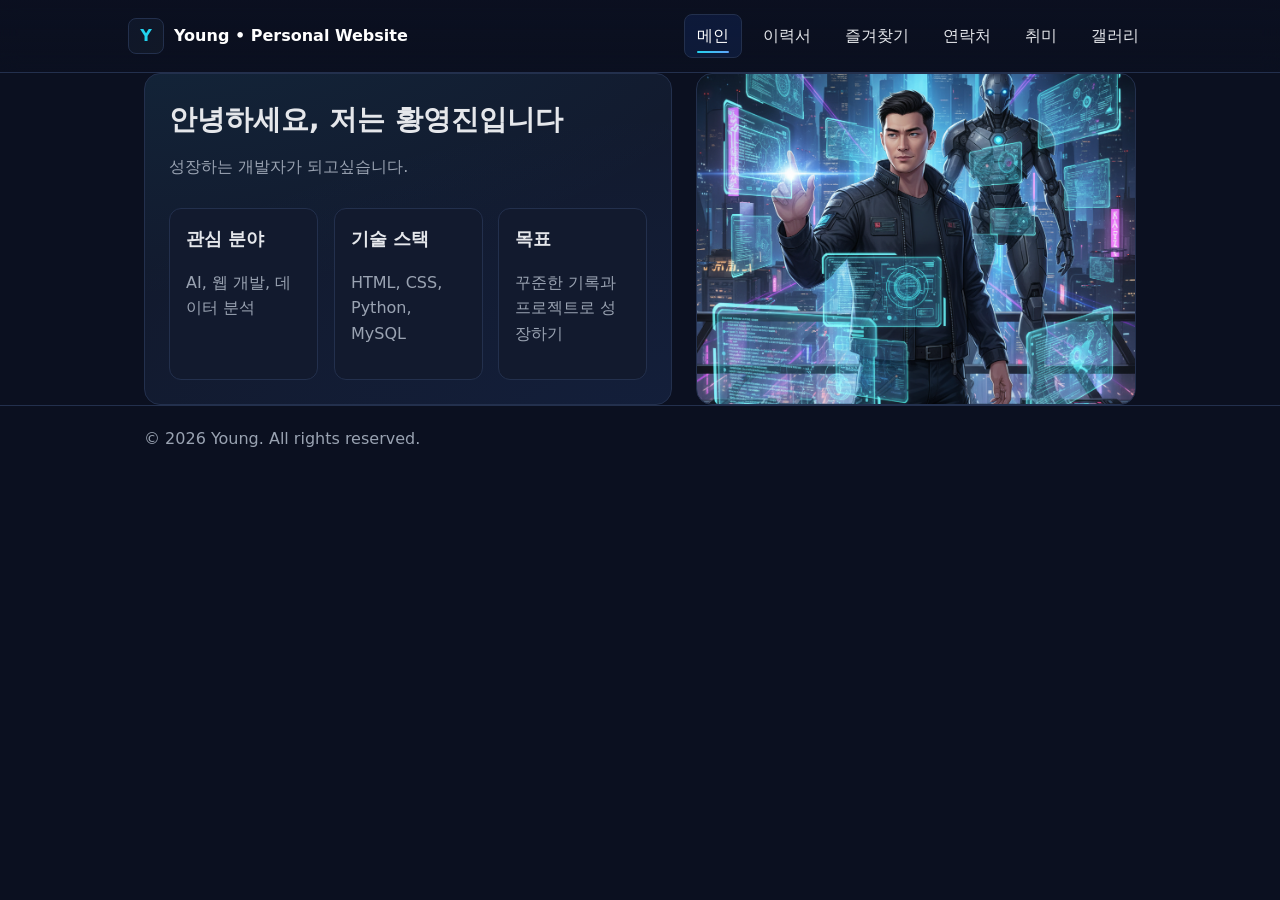
<file: index.html>
<!DOCTYPE html>
<html lang="ko">
  <head>
    <meta charset="utf-8" />
    <meta name="viewport" content="width=device-width, initial-scale=1" />
    <title>Personal Website | 메인</title>
    <meta name="description" content="본인을 소개하는 개인 웹사이트 메인" />
    <link rel="preconnect" href="https://fonts.googleapis.com" />
    <link rel="preconnect" href="https://fonts.gstatic.com" crossorigin />
    <link rel="stylesheet" href="assets/styles.css" />
  </head>
  <body>
    <header class="site-header">
      <div class="container nav">
        <div class="brand">
          <div class="logo">Y</div>
          <span>Young • Personal Website</span>
        </div>
        <nav class="nav-links">
          <a class="active" href="index.html">메인</a>
          <a href="resume.html">이력서</a>
          <a href="favorites.html">즐겨찾기</a>
          <a href="contact.html">연락처</a>
          <a href="hobby.html">취미</a>
          <a href="gallery.html">갤러리</a>
        </nav>
      </div>
    </header>

    <main class="container">
      <section class="hero">
        <div class="hero-card">
          <h1>안녕하세요, 저는 황영진입니다</h1>
          <p class="lead">성장하는 개발자가 되고싶습니다.</p>
          <div class="cards">
            <article class="card">
              <h3>관심 분야</h3>
              <p class="muted">AI, 웹 개발, 데이터 분석</p>
            </article>
            <article class="card">
              <h3>기술 스택</h3>
              <p class="muted">HTML, CSS, Python, MySQL</p>
            </article>
            <article class="card">
              <h3>목표</h3>
              <p class="muted">꾸준한 기록과 프로젝트로 성장하기</p>
            </article>
          </div>
        </div>
        <div
          class="hero-figure"
          aria-label="대표 이미지"
          style="
            background-image: url('img/메인.png');
            background-size: cover;
            background-position: center;
            background-repeat: no-repeat;
          "
        ></div>
      </section>
    </main>

    <footer class="site-footer">
      <div class="container">
        © <span id="year"></span> Young. All rights reserved.
      </div>
    </footer>

    <script>
      document.getElementById("year").textContent = new Date().getFullYear();
    </script>
  </body>
</html>
</file>
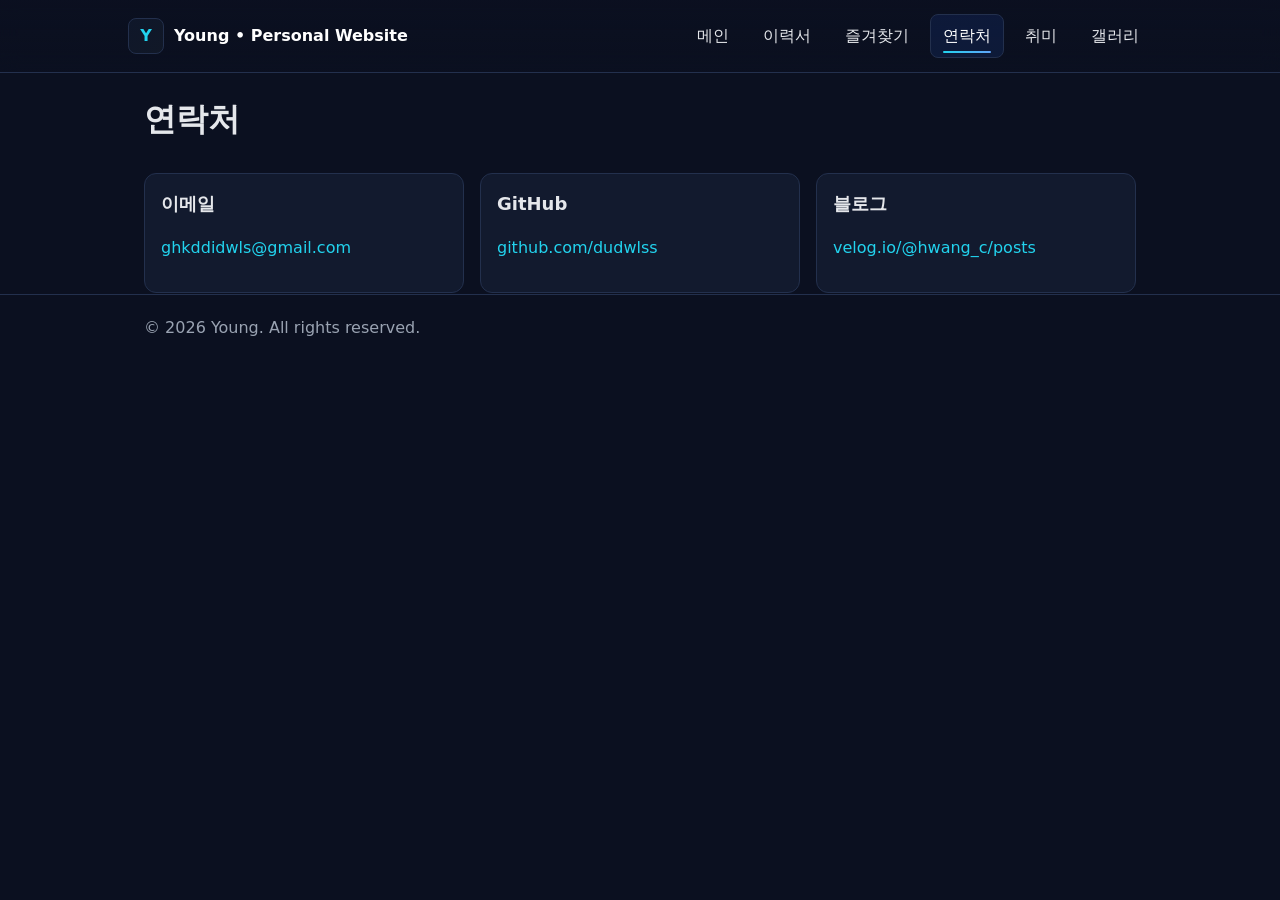
<file: contact.html>
<!DOCTYPE html>
<html lang="ko">
  <head>
    <meta charset="utf-8" />
    <meta name="viewport" content="width=device-width, initial-scale=1" />
    <title>Personal Website | 연락처</title>
    <meta name="description" content="이메일, 깃허브, 블로그 등 연락 정보" />
    <link rel="stylesheet" href="assets/styles.css" />
  </head>
  <body>
    <header class="site-header">
      <div class="container nav">
        <div class="brand">
          <div class="logo">Y</div>
          <span>Young • Personal Website</span>
        </div>
        <nav class="nav-links">
          <a href="index.html">메인</a>
          <a href="resume.html">이력서</a>
          <a href="favorites.html">즐겨찾기</a>
          <a class="active" href="contact.html">연락처</a>
          <a href="hobby.html">취미</a>
          <a href="gallery.html">갤러리</a>
        </nav>
      </div>
    </header>

    <main class="container">
      <h1>연락처</h1>
      <section class="cards">
        <article class="card">
          <h3>이메일</h3>
          <p>
            <a href="mailto:ghkddidwls@gmail.com">ghkddidwls@gmail.com</a>
          </p>
        </article>
        <article class="card">
          <h3>GitHub</h3>
          <p>
            <a href="https://github.com/dudwlss" target="_blank" rel="noopener"
              >github.com/dudwlss</a
            >
          </p>
        </article>
        <article class="card">
          <h3>블로그</h3>
          <p>
            <a
              href="https://velog.io/@hwang_c/posts"
              target="_blank"
              rel="noopener"
              >velog.io/@hwang_c/posts</a
            >
          </p>
        </article>
      </section>
    </main>

    <footer class="site-footer">
      <div class="container">
        © <span id="year"></span> Young. All rights reserved.
      </div>
    </footer>
    <script>
      document.getElementById("year").textContent = new Date().getFullYear();
    </script>
  </body>
</html>
</file>
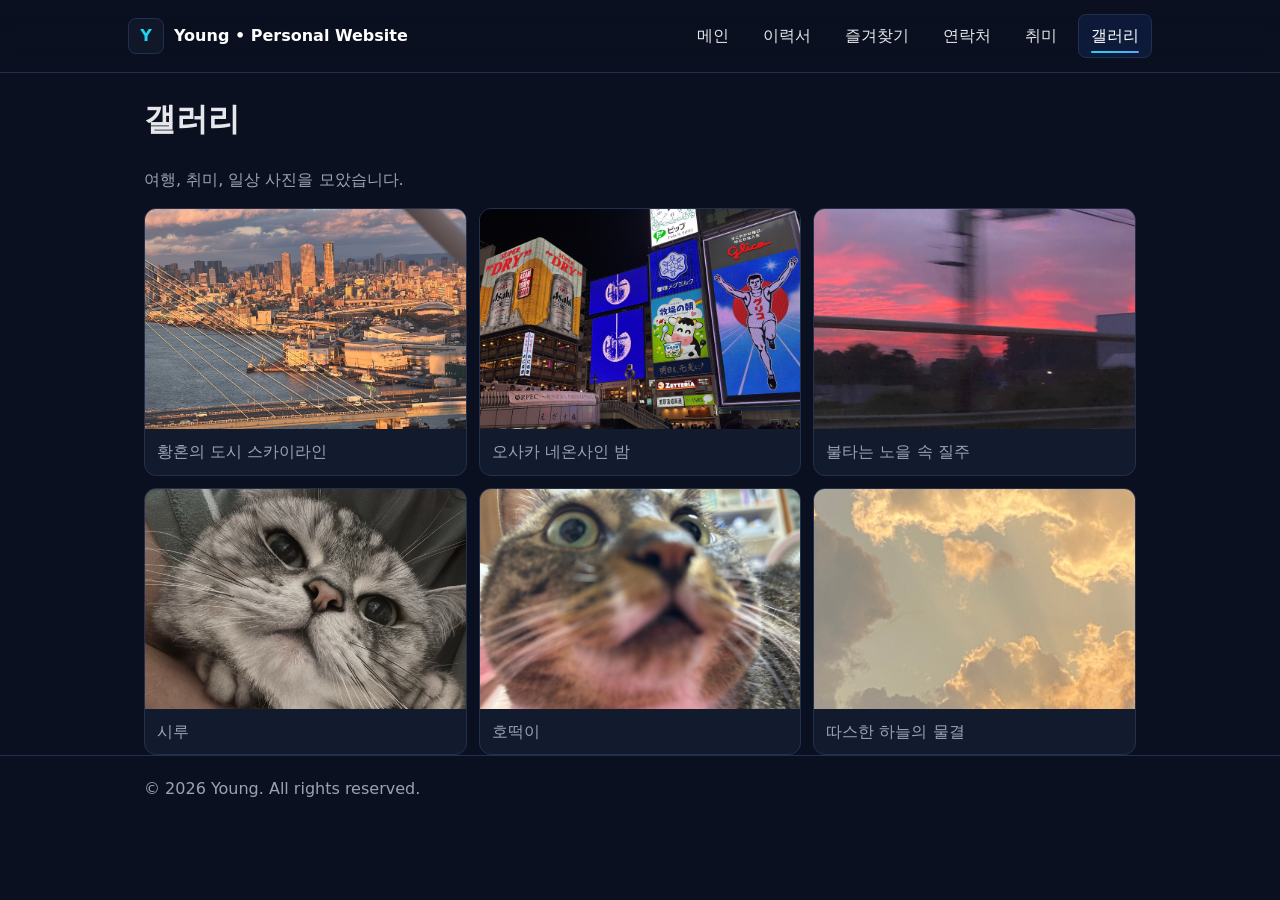
<file: gallery.html>
<!DOCTYPE html>
<html lang="ko">
  <head>
    <meta charset="utf-8" />
    <meta name="viewport" content="width=device-width, initial-scale=1" />
    <title>Personal Website | 갤러리</title>
    <meta name="description" content="사진과 기록을 모아두는 갤러리" />
    <link rel="stylesheet" href="assets/styles.css" />
  </head>
  <body>
    <header class="site-header">
      <div class="container nav">
        <div class="brand">
          <div class="logo">Y</div>
          <span>Young • Personal Website</span>
        </div>
        <nav class="nav-links">
          <a href="index.html">메인</a>
          <a href="resume.html">이력서</a>
          <a href="favorites.html">즐겨찾기</a>
          <a href="contact.html">연락처</a>
          <a href="hobby.html">취미</a>
          <a class="active" href="gallery.html">갤러리</a>
        </nav>
      </div>
    </header>

    <main class="container">
      <h1>갤러리</h1>
      <p class="muted">여행, 취미, 일상 사진을 모았습니다.</p>

      <section class="gallery-grid" style="margin-top: 16px">
        <figure>
          <img src="img/일본1.jpg" alt="일본" />
          <figcaption class="muted">황혼의 도시 스카이라인</figcaption>
        </figure>
        <figure>
          <img src="img/일본2.jpg" alt="도톤보리" />
          <figcaption class="muted">오사카 네온사인 밤</figcaption>
        </figure>
        <figure>
          <img src="img/풍경.jpg" alt="갤러리 이미지 3" />
          <figcaption class="muted">불타는 노을 속 질주</figcaption>
        </figure>
        <figure>
          <img src="img/시루.jpg" alt="시루" />
          <figcaption class="muted">시루</figcaption>
        </figure>
        <figure>
          <img src="img/호떡.jpg" alt="호떡" />
          <figcaption class="muted">호떡이</figcaption>
        </figure>
        <figure>
          <img src="img/하늘.jpg" alt="갤러리 이미지 6" />
          <figcaption class="muted">따스한 하늘의 물결</figcaption>
        </figure>
      </section>
    </main>

    <footer class="site-footer">
      <div class="container">
        © <span id="year"></span> Young. All rights reserved.
      </div>
    </footer>
    <script>
      document.getElementById("year").textContent = new Date().getFullYear();
    </script>
  </body>
</html>
</file>
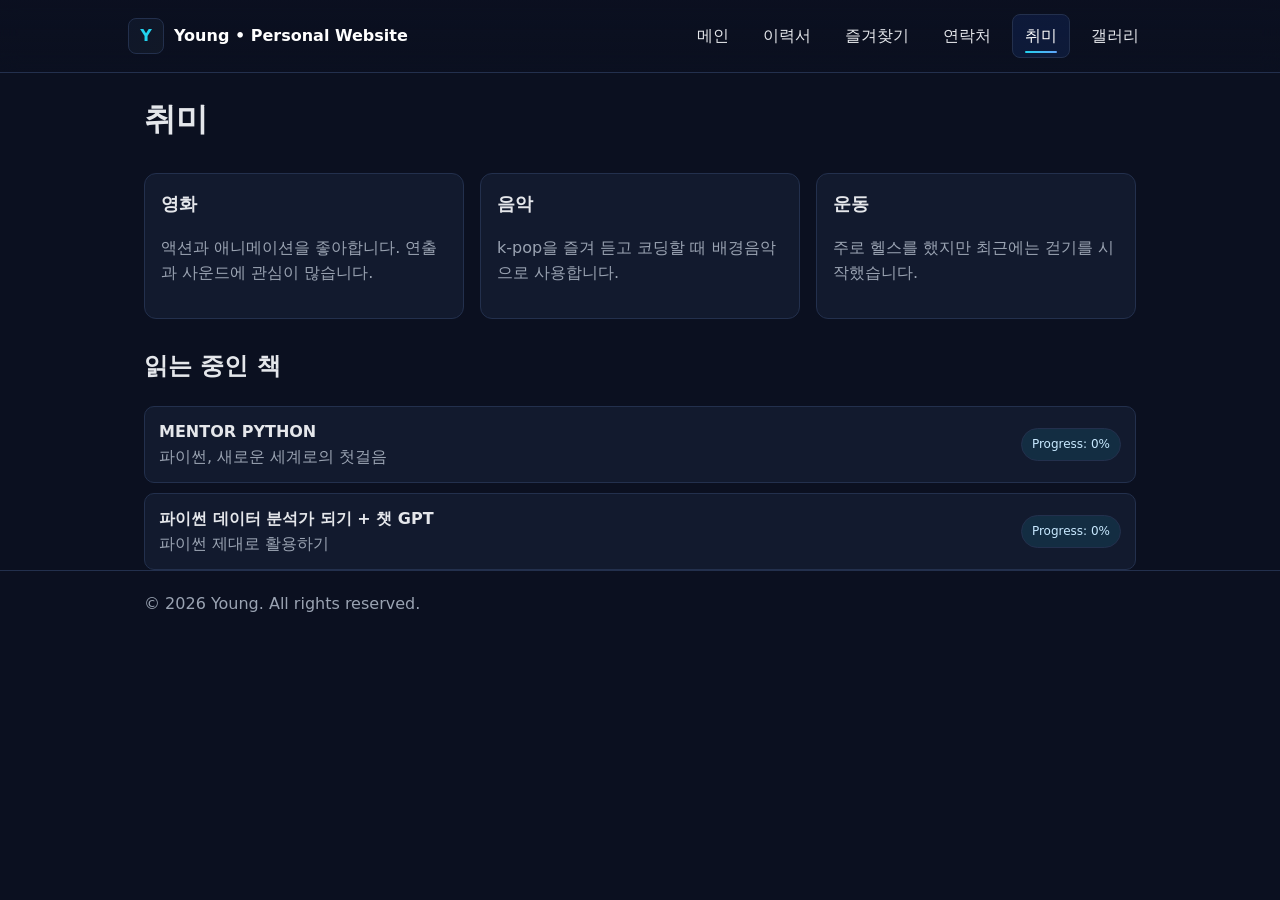
<file: hobby.html>
<!DOCTYPE html>
<html lang="ko">
  <head>
    <meta charset="utf-8" />
    <meta name="viewport" content="width=device-width, initial-scale=1" />
    <title>Personal Website | 취미</title>
    <meta name="description" content="영화, 음악, 운동 등 관심사 소개" />
    <link rel="stylesheet" href="assets/styles.css" />
  </head>
  <body>
    <header class="site-header">
      <div class="container nav">
        <div class="brand">
          <div class="logo">Y</div>
          <span>Young • Personal Website</span>
        </div>
        <nav class="nav-links">
          <a href="index.html">메인</a>
          <a href="resume.html">이력서</a>
          <a href="favorites.html">즐겨찾기</a>
          <a href="contact.html">연락처</a>
          <a class="active" href="hobby.html">취미</a>
          <a href="gallery.html">갤러리</a>
        </nav>
      </div>
    </header>

    <main class="container">
      <h1>취미</h1>
      <section class="cards">
        <article class="card">
          <h3>영화</h3>
          <p class="muted">
            액션과 애니메이션을 좋아합니다. 연출과 사운드에 관심이 많습니다.
          </p>
        </article>
        <article class="card">
          <h3>음악</h3>
          <p class="muted">
            k-pop을 즐겨 듣고 코딩할 때 배경음악으로 사용합니다.
          </p>
        </article>
        <article class="card">
          <h3>운동</h3>
          <p class="muted">주로 헬스를 했지만 최근에는 걷기를 시작했습니다.</p>
        </article>
      </section>

      <section style="margin-top: 28px">
        <h2>읽는 중인 책</h2>
        <ul class="link-list">
          <li class="link-item">
            <div>
              <strong>MENTOR PYTHON</strong>
              <div class="muted">파이썬, 새로운 세계로의 첫걸음</div>
            </div>
            <span class="chip">Progress: 0%</span>
          </li>
          <li class="link-item">
            <div>
              <strong>파이썬 데이터 분석가 되기 + 챗 GPT</strong>
              <div class="muted">파이썬 제대로 활용하기</div>
            </div>
            <span class="chip">Progress: 0%</span>
          </li>
        </ul>
      </section>
    </main>

    <footer class="site-footer">
      <div class="container">
        © <span id="year"></span> Young. All rights reserved.
      </div>
    </footer>
    <script>
      document.getElementById("year").textContent = new Date().getFullYear();
    </script>
  </body>
</html>
</file>
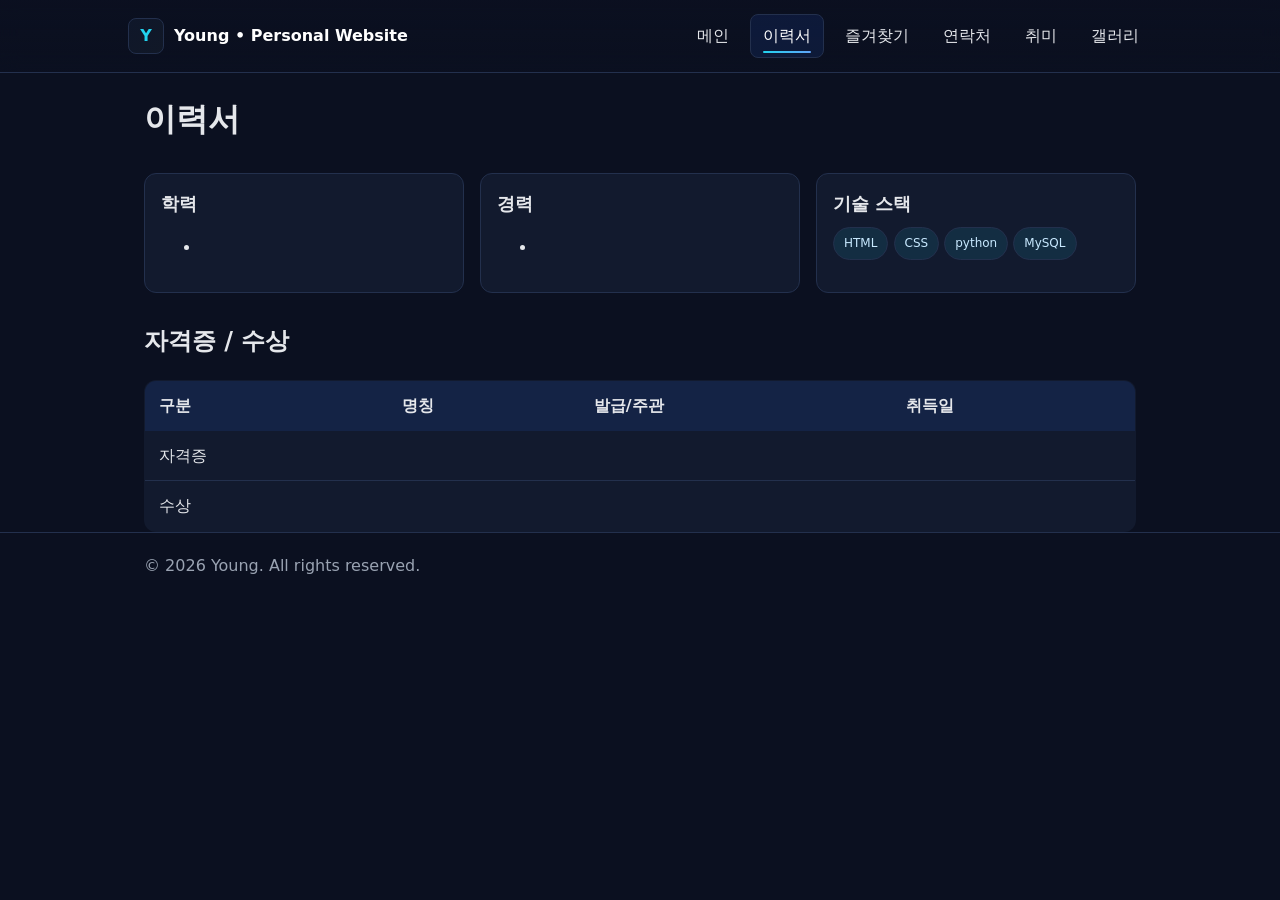
<file: resume.html>
<!DOCTYPE html>
<html lang="ko">
  <head>
    <meta charset="utf-8" />
    <meta name="viewport" content="width=device-width, initial-scale=1" />
    <title>Personal Website | 이력서</title>
    <meta name="description" content="학력, 경력, 기술 스택, 자격증 소개" />
    <link rel="stylesheet" href="assets/styles.css" />
  </head>
  <body>
    <header class="site-header">
      <div class="container nav">
        <div class="brand">
          <div class="logo">Y</div>
          <span>Young • Personal Website</span>
        </div>
        <nav class="nav-links">
          <a href="index.html">메인</a>
          <a class="active" href="resume.html">이력서</a>
          <a href="favorites.html">즐겨찾기</a>
          <a href="contact.html">연락처</a>
          <a href="hobby.html">취미</a>
          <a href="gallery.html">갤러리</a>
        </nav>
      </div>
    </header>

    <main class="container">
      <h1>이력서</h1>

      <section class="cards">
        <article class="card">
          <h3>학력</h3>
          <ul>
            <li></li>
          </ul>
        </article>
        <article class="card">
          <h3>경력</h3>
          <ul>
            <li></li>
          </ul>
        </article>
        <article class="card">
          <h3>기술 스택</h3>
          <div class="chip">HTML</div>
          <div class="chip">CSS</div>
          <div class="chip">python</div>
          <div class="chip">MySQL</div>
        </article>
      </section>

      <section style="margin-top: 28px">
        <h2>자격증 / 수상</h2>
        <table>
          <thead>
            <tr>
              <th>구분</th>
              <th>명칭</th>
              <th>발급/주관</th>
              <th>취득일</th>
            </tr>
          </thead>
          <tbody>
            <tr>
              <td>자격증</td>
              <td></td>
              <td></td>
              <td></td>
            </tr>
            <tr>
              <td>수상</td>
              <td></td>
              <td></td>
              <td></td>
            </tr>
          </tbody>
        </table>
      </section>
    </main>

    <footer class="site-footer">
      <div class="container">
        © <span id="year"></span> Young. All rights reserved.
      </div>
    </footer>
    <script>
      document.getElementById("year").textContent = new Date().getFullYear();
    </script>
  </body>
</html>
</file>
<file: assets/styles.css>
/* 공통 스타일 */
:root {
  --primary: #2563eb; /* 파란색 */
  --primary-dark: #1e40af;
  --bg: #0b1020; /* 어두운 배경 */
  --card: #121a2e;
  --text: #e5e7eb;
  --muted: #9aa3b2;
  --border: #23304d;
  --accent: #22d3ee; /* 포인트 하늘색 */
}

* {
  box-sizing: border-box;
}

html,
body {
  margin: 0;
  padding: 0;
  background: var(--bg);
  color: var(--text);
  font-family: system-ui, -apple-system, Segoe UI, Roboto, Noto Sans, Arial,
    "Apple SD Gothic Neo", "Noto Sans KR", "Malgun Gothic", sans-serif;
  line-height: 1.6;
}

a {
  color: var(--accent);
  text-decoration: none;
}
a:hover {
  text-decoration: underline;
}

/* 레이아웃 */
.container {
  max-width: 1024px;
  margin: 0 auto;
  padding: 0 16px;
}

header.site-header {
  position: sticky;
  top: 0;
  z-index: 50;
  background: linear-gradient(
    180deg,
    rgba(11, 16, 32, 0.9),
    rgba(11, 16, 32, 0.7)
  );
  backdrop-filter: blur(10px);
  border-bottom: 1px solid var(--border);
}

.nav {
  display: flex;
  align-items: center;
  justify-content: space-between;
  padding: 14px 0;
}

.brand {
  display: flex;
  align-items: center;
  gap: 10px;
  font-weight: 700;
  color: #fff;
}

.brand .logo {
  width: 36px;
  height: 36px;
  display: grid;
  place-items: center;
  border: 1px solid var(--border);
  border-radius: 8px;
  background: linear-gradient(135deg, #0f172a 0%, #111827 100%);
  color: var(--accent);
  font-weight: 800;
  transition: transform 200ms ease;
}

.nav-links {
  display: flex;
  gap: 8px;
  flex-wrap: wrap;
}

.nav-links a {
  color: var(--text);
  padding: 8px 12px;
  border-radius: 8px;
  border: 1px solid transparent;
  position: relative;
  transition: color 200ms ease, border-color 200ms ease, background-color 200ms ease, transform 200ms ease;
}

.nav-links a.active,
.nav-links a:hover {
  color: #fff;
  border-color: var(--border);
  background: rgba(37, 99, 235, 0.12);
}

.nav-links a::after {
  content: "";
  position: absolute;
  left: 12px;
  right: 12px;
  bottom: 4px;
  height: 2px;
  background: linear-gradient(90deg, var(--accent), #60a5fa);
  transform: scaleX(0);
  transform-origin: left;
  transition: transform 220ms ease;
  border-radius: 1px;
}
.nav-links a:hover::after,
.nav-links a.active::after {
  transform: scaleX(1);
}

main {
  padding: 32px 0 48px;
}

.hero {
  display: grid;
  grid-template-columns: 1.2fr 1fr;
  gap: 24px;
  align-items: center;
}

.hero-card {
  background: radial-gradient(
      1200px 600px at -10% -40%,
      rgba(34, 211, 238, 0.08),
      transparent 60%
    ),
    radial-gradient(
      1200px 600px at 110% 120%,
      rgba(37, 99, 235, 0.08),
      transparent 60%
    ),
    var(--card);
  border: 1px solid var(--border);
  border-radius: 16px;
  padding: 24px;
  animation: fadeUp 600ms ease-out both;
}

.hero h1 {
  margin: 0 0 12px 0;
  font-size: 28px;
}

.hero p.lead {
  color: var(--muted);
  margin: 0 0 16px 0;
}

.hero-figure {
  width: 100%;
  aspect-ratio: 1.2/1;
  border-radius: 16px;
  background: linear-gradient(
    135deg,
    rgba(37, 99, 235, 0.25),
    rgba(34, 211, 238, 0.15)
  );
  border: 1px solid var(--border);
  animation: fadeUp 700ms ease-out both 80ms, floatY 6000ms ease-in-out infinite 800ms;
  transition: transform 300ms ease;
}

.hero-figure:hover {
  transform: scale(1.02);
}

.cards {
  margin-top: 28px;
  display: grid;
  grid-template-columns: repeat(3, 1fr);
  gap: 16px;
}

.card {
  background: var(--card);
  border: 1px solid var(--border);
  border-radius: 12px;
  padding: 16px;
  transition: transform 220ms ease, box-shadow 220ms ease, border-color 220ms ease;
  will-change: transform;
}

.card:hover {
  transform: translateY(-4px);
  border-color: rgba(96, 165, 250, 0.35);
  box-shadow: 0 10px 24px rgba(2, 6, 23, 0.5), 0 0 0 1px rgba(96, 165, 250, 0.15) inset;
}

.cards .card:nth-child(1) { animation: fadeUp 600ms ease-out both 60ms; }
.cards .card:nth-child(2) { animation: fadeUp 600ms ease-out both 140ms; }
.cards .card:nth-child(3) { animation: fadeUp 600ms ease-out both 220ms; }

.card h3 {
  margin: 0 0 8px 0;
  font-size: 18px;
}
.muted {
  color: var(--muted);
}

/* 테이블/리스트 */
table {
  width: 100%;
  border-collapse: collapse;
  background: var(--card);
  border: 1px solid var(--border);
  border-radius: 12px;
  overflow: hidden;
}

th,
td {
  padding: 12px 14px;
  text-align: left;
}
thead {
  background: rgba(37, 99, 235, 0.12);
}
tbody tr + tr {
  border-top: 1px solid var(--border);
}

ul.link-list {
  list-style: none;
  padding: 0;
  margin: 0;
  display: grid;
  gap: 10px;
}

.link-item {
  display: flex;
  align-items: center;
  justify-content: space-between;
  background: var(--card);
  border: 1px solid var(--border);
  border-radius: 10px;
  padding: 12px 14px;
}

.chip {
  display: inline-flex;
  align-items: center;
  gap: 6px;
  padding: 6px 10px;
  border-radius: 999px;
  background: rgba(34, 211, 238, 0.1);
  border: 1px solid var(--border);
  color: #c8e9ff;
  font-size: 12px;
}

footer.site-footer {
  border-top: 1px solid var(--border);
  color: var(--muted);
  padding: 20px 0 48px;
}

/* 키프레임 */
@keyframes fadeUp {
  from { opacity: 0; transform: translateY(10px); }
  to { opacity: 1; transform: translateY(0); }
}

@keyframes floatY {
  0% { transform: translateY(0); }
  50% { transform: translateY(-6px); }
  100% { transform: translateY(0); }
}

/* 반응형 */
/* 태블릿: 768px ~ 1023px */
@media (max-width: 1023px) {
  .hero {
    grid-template-columns: 1fr;
  }
  .cards {
    grid-template-columns: 1fr 1fr;
  }
  .hero-figure { animation: fadeUp 600ms ease-out both 60ms; }
}

/* 모바일: < 768px */
@media (max-width: 767px) {
  .nav {
    flex-direction: column;
    align-items: flex-start;
    gap: 10px;
  }
  .cards {
    grid-template-columns: 1fr;
  }
}

/* 갤러리 */
.gallery-grid {
  display: grid;
  grid-template-columns: repeat(3, 1fr);
  gap: 12px;
}

.gallery-grid figure {
  margin: 0;
  background: var(--card);
  border: 1px solid var(--border);
  border-radius: 12px;
  overflow: hidden;
}

.gallery-grid img {
  display: block;
  width: 100%;
  height: 220px;
  object-fit: cover;
}

.gallery-grid figcaption {
  padding: 10px 12px;
}

/* 태블릿: 768px ~ 1023px */
@media (max-width: 1023px) {
  .gallery-grid {
    grid-template-columns: repeat(2, 1fr);
  }
  .gallery-grid img {
    height: 200px;
  }
}

/* 모바일: < 768px */
@media (max-width: 767px) {
  .gallery-grid {
    grid-template-columns: 1fr;
  }
  .gallery-grid img {
    height: 220px;
  }
}

/* 데스크톱: ≥ 1024px - 히어로 이미지 높이 카드와 동일하게 */
@media (min-width: 1024px) {
  .hero {
    align-items: stretch;
  }
  .hero-figure {
    aspect-ratio: auto;
    height: auto;
    background-size: cover;
    background-position: center;
    background-repeat: no-repeat;
  }
}

/* 접근성: 모션 최소화 설정 존중 */
@media (prefers-reduced-motion: reduce) {
  * {
    animation: none !important;
    transition: none !important;
  }
}
</file>
